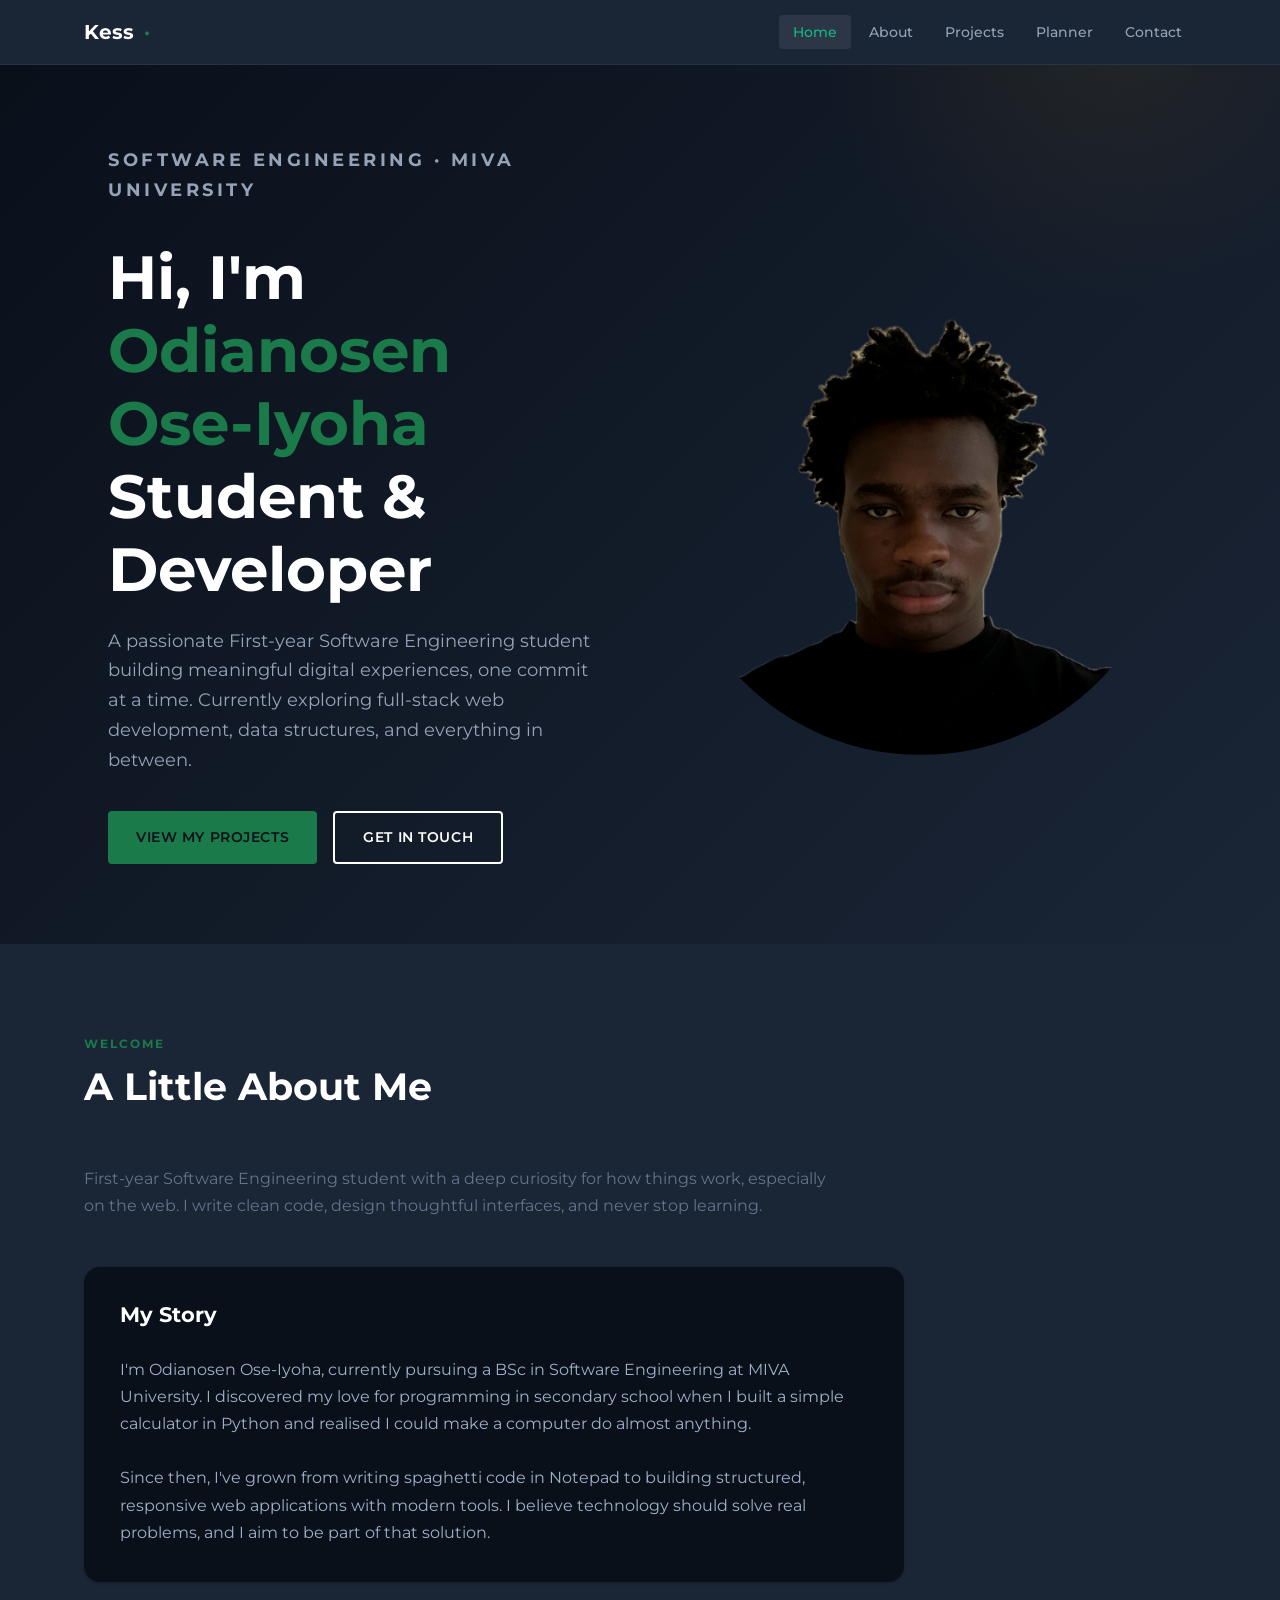
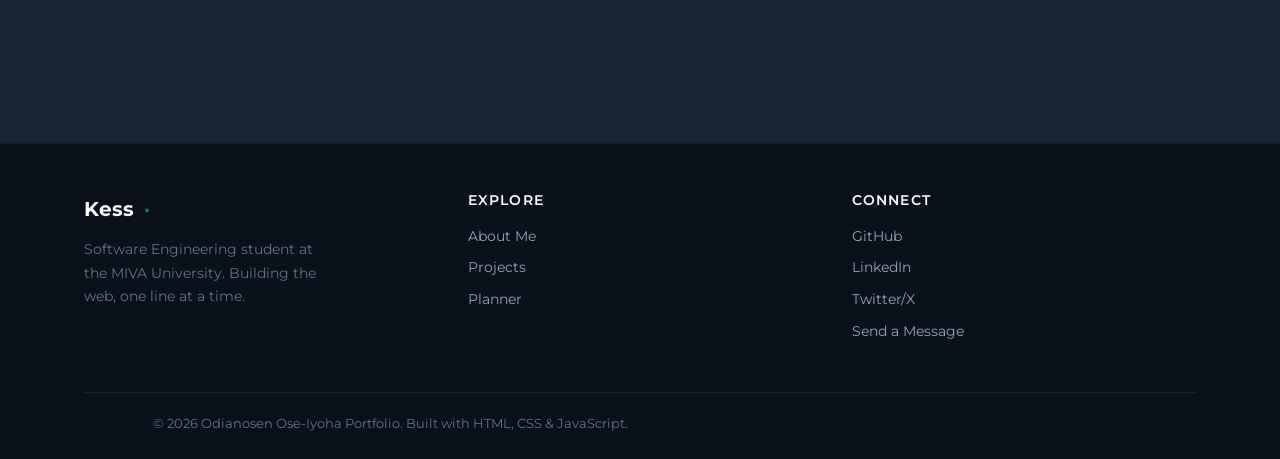
<file: index.html>
<!DOCTYPE html>
<html lang="en">

<head>
  <meta charset="UTF-8" />
  <meta name="viewport" content="width=device-width, initial-scale=1.0" />
  <title>Odianosen Ose-Iyoha Portfolio</title>
  <link rel="preconnect" href="https://fonts.googleapis.com" />
  <link rel="preconnect" href="https://fonts.gstatic.com" crossorigin />
  <link href="https://fonts.googleapis.com/css2?family=Montserrat:wght@400;500;600;700;800&display=swap"
    rel="stylesheet" />
  <link rel="stylesheet" href="css/style.css" />
</head>

<body>

  <nav class="nav">
    <div class="container nav-inner">
      <a href="index.html" class="nav-logo">Kess<span>·</span></a>
      <ul class="nav-links" role="list">
        <li><a href="index.html" class="active">Home</a></li>
        <li><a href="pages/about.html">About</a></li>
        <li><a href="pages/projects.html">Projects</a></li>
        <li><a href="pages/planner.html">Planner</a></li>
        <li><a href="pages/contact.html">Contact</a></li>
      </ul>
      <button class="nav-toggle" aria-label="Toggle navigation" aria-expanded="false">
        <span></span><span></span><span></span>
      </button>
    </div>
  </nav>

  <section class="hero">
    <div class="container hero-grid">
      <div class="hero-text">
        <p class="hero-eyebrow">Software Engineering · MIVA University</p>
        <h1>Hi, I'm <em>Odianosen Ose-Iyoha</em><br />Student &amp; Developer</h1>
        <p>A passionate First-year Software Engineering student building meaningful digital experiences, one commit at a
          time. Currently exploring full-stack web development, data structures, and everything in between.</p>
        <div class="hero-cta">
          <a href="pages/projects.html" class="btn btn-primary">View My Projects</a>
          <a href="pages/contact.html" class="btn btn-outline">Get In Touch</a>
        </div>
      </div>
      <div class="hero-image-wrap">
                <img src="assets/odia.png" alt="Odianosen Ose-Iyoha" style="width:100%;height:100%;border-radius:50%;" />
      </div>
    </div>
  </section>


  <section class="bio-section">
    <div class="container">
      <div class="section-header fade-in">
        <p class="section-label">Welcome</p>
        <h2 class="section-title">A Little About Me</h2>
        <div class="section-rule"></div>
        <p>First-year Software Engineering student with a deep curiosity for how things work, especially on the web. I
          write clean code, design thoughtful interfaces, and never stop learning.</p>
      </div>
      <div class="bio-grid">
        <div class="bio-card fade-in stagger-1">
          <h3>My Story</h3>
          <br />
          <p style="color:var(--text);">I'm Odianosen Ose-Iyoha, currently pursuing a BSc in Software Engineering at
            MIVA University. I discovered my love for programming in secondary school when I built a simple calculator
            in Python and realised I could make a computer do almost anything.</p>
          <br />
          <p style="color:var(--text);">Since then, I've grown from writing spaghetti code in Notepad to building
            structured, responsive web applications with modern tools. I believe technology should solve real problems,
            and I aim to be part of that solution.</p>
        </div>
       
      </div>
    </div>
  </section>

  

  <footer class="footer">
    <div class="container">
      <div class="footer-inner">
        <div class="footer-brand">
          <a href="index.html" class="nav-logo">Kess<span>·</span></a>
          <p> Software Engineering student at the MIVA University. Building the web, one line at a time.</p>
        </div>
        <div class="footer-col">
          <h4>Explore</h4>
          <a href="pages/about.html">About Me</a>
          <a href="pages/projects.html">Projects</a>
          <a href="pages/planner.html">Planner</a>
        </div>
        <div class="footer-col">
          <h4>Connect</h4>
          <a target="_blank" href="https://github.com/Kreeper20">GitHub</a>
          <a target="_blank" href="https://www.linkedin.com/in/kessington-ose-iyoha-a0265b291">LinkedIn</a>
                    <a target="_blank" href="https://x.com/kreep_er2000?s=11">Twitter/X</a>

          <a href="pages/contact.html">Send a Message</a>
        </div>
      </div>
      <div class="footer-bottom">
        <p>© 2026 Odianosen Ose-Iyoha Portfolio. Built with HTML, CSS &amp; JavaScript.</p>
      </div>
    </div>
  </footer>

  <script src="js/main.js"></script>
</body>

</html>
</file>
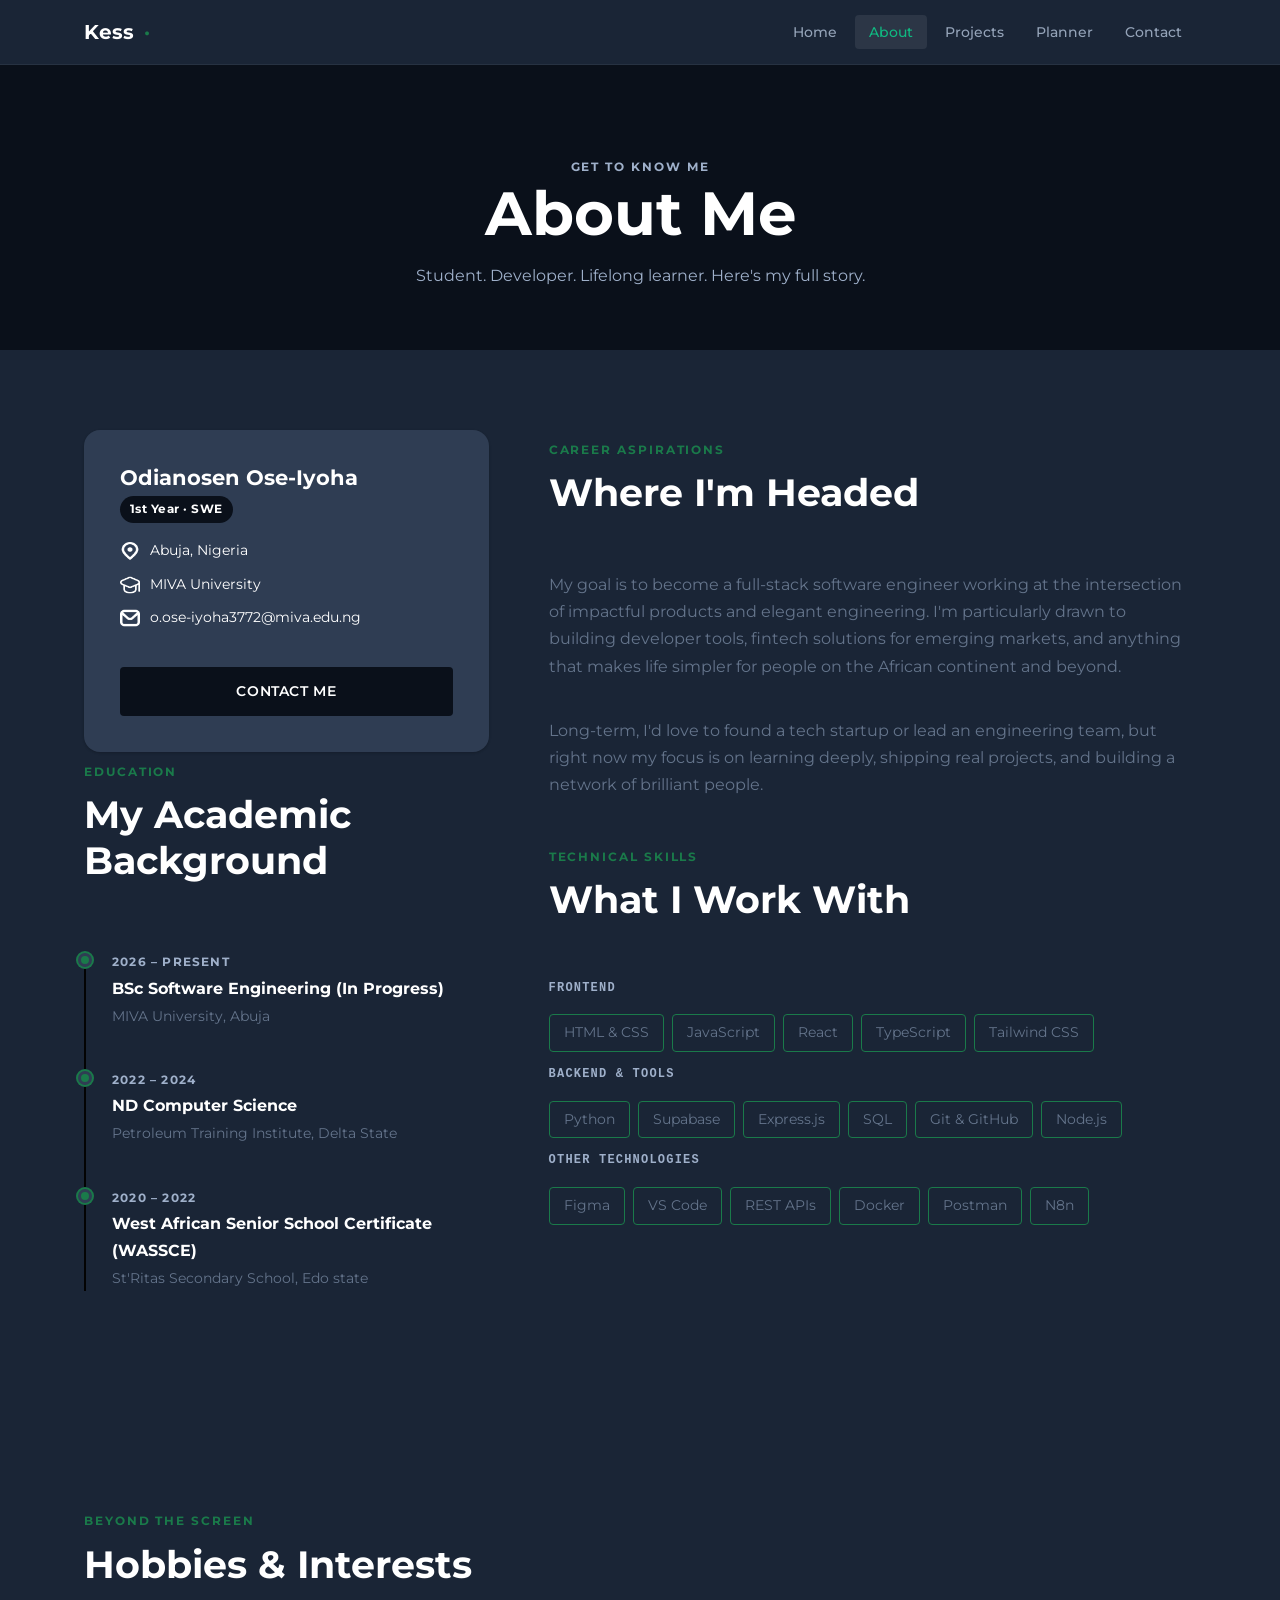
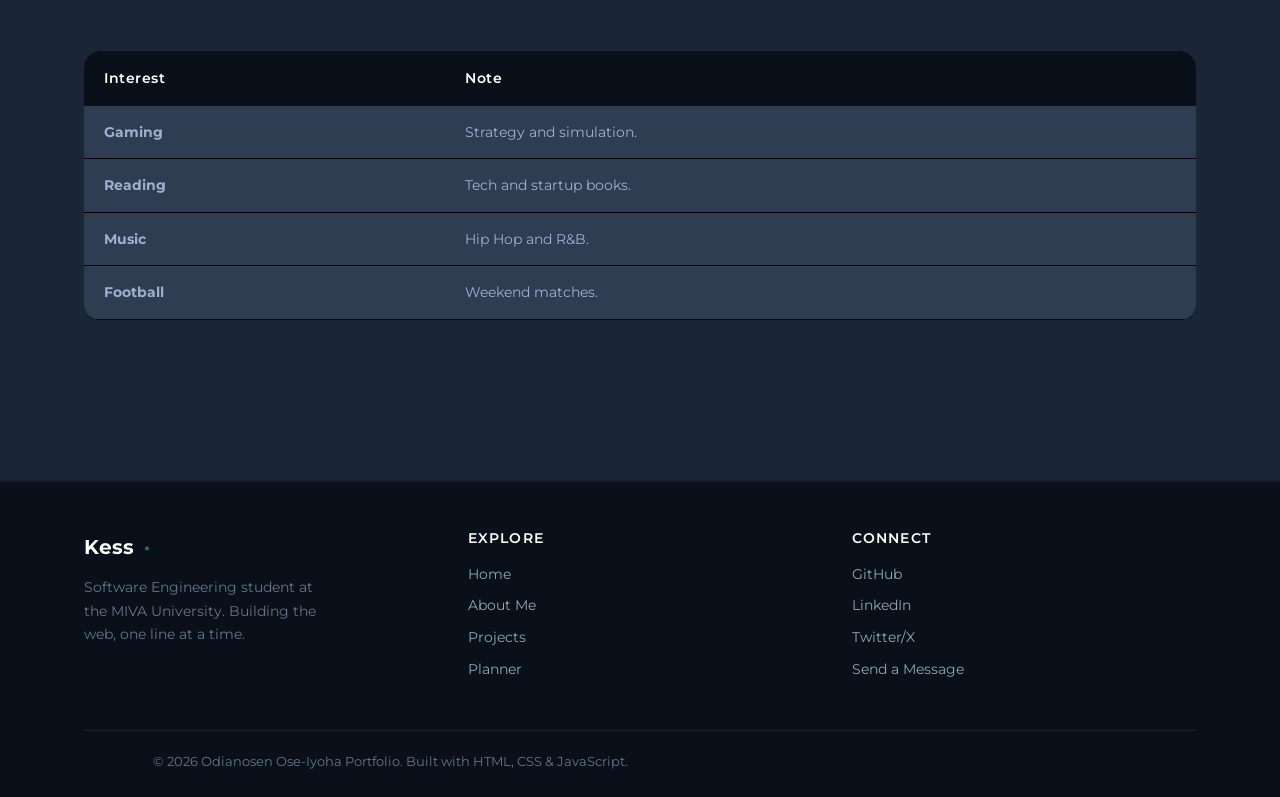
<file: pages/about.html>
<!DOCTYPE html>
<html lang="en">

<head>
  <meta charset="UTF-8" />
  <meta name="viewport" content="width=device-width, initial-scale=1.0" />
  <title>About Me - Odianosen Ose-Iyoha</title>
  <link rel="preconnect" href="https://fonts.googleapis.com" />
  <link rel="preconnect" href="https://fonts.gstatic.com" crossorigin />
  <link href="https://fonts.googleapis.com/css2?family=Montserrat:wght@400;500;600;700;800&display=swap"
    rel="stylesheet" />
  <link rel="stylesheet" href="../css/style.css" />
</head>

<body>

  <nav class="nav">
    <div class="container nav-inner">
      <a href="../index.html" class="nav-logo">Kess<span>·</span></a>
      <ul class="nav-links" role="list">
        <li><a href="../index.html">Home</a></li>
        <li><a href="about.html" class="active">About</a></li>
        <li><a href="projects.html">Projects</a></li>
        <li><a href="planner.html">Planner</a></li>
        <li><a href="contact.html" >Contact</a></li>
      </ul>
      <button class="nav-toggle" aria-label="Toggle navigation" aria-expanded="false">
        <span></span><span></span><span></span>
      </button>
    </div>
  </nav>

  <section class="page-hero">
    <div class="container">
      <p class="section-label">Get to know me</p>
      <h1>About Me</h1>
      <p>Student. Developer. Lifelong learner. Here's my full story.</p>
    </div>
  </section>

  <section class="about-section">
    <div class="container">
      <div class="about-grid">
        <aside class=" fade-in">
          <div class="about-sidebar">
            <div class="profile-info">
              <h3>Odianosen Ose-Iyoha</h3>
              <span class="profile-badge">1st Year · SWE</span>
              <div class="profile-detail"><img class="profile-icon" style="width:20px; height:18px;"
                  src="../assets/marker.png" alt="Location" /> Abuja, Nigeria</div>
              <div class="profile-detail"><img class="profile-icon" style="width:20px; height:18px;"
                  src="../assets/graduation-cap.png" alt="Education" /> MIVA University</div>
              <div class="profile-detail"><img class="profile-icon" style="width:20px; height:18px;"
                  src="../assets/envelope.png" alt="Email" /> o.ose-iyoha3772@miva.edu.ng</div>
              <br />
              <a href="contact.html" class="btn btn-navy" style="width:100%;justify-content:center;">Contact Me</a>
            </div>
          </div>
           <div class="section-header fade-in">
          <p class="section-label">Education</p>
          <h2 class="section-title">My Academic Background</h2>
          <div class="section-rule"></div>
        </div>
        <div class="timeline fade-in">
          <div class="tl-item">
            <span class="tl-year">2026 – Present</span> <br>
            <span class="tl-title">BSc Software Engineering (In Progress)</span> <br>
            <span class="tl-sub">MIVA University, Abuja</span>
          </div>

          <div class="tl-item">
            <span class="tl-year">2022 – 2024</span> <br>
            <span class="tl-title">ND Computer Science</span> <br>
            <span class="tl-sub">Petroleum Training Institute, Delta State</span>
          </div>

          <div class="tl-item">
            <span class="tl-year">2020 – 2022</span> <br>
            <span class="tl-title">West African Senior School Certificate (WASSCE)</span> <br>
            <span class="tl-sub">St'Ritas Secondary School, Edo state</span>
          </div>
        </div>

        
        </aside>


        <div>
          <div class="section-header fade-in">
            <p class="section-label">Career Aspirations</p>
            <h2 class="section-title">Where I'm Headed</h2>
            <div class="section-rule"></div>
            <p>My goal is to become a full-stack software engineer working at the intersection of impactful products and
              elegant engineering. I'm particularly drawn to building developer tools, fintech solutions for emerging
              markets, and anything that makes life simpler for people on the African continent and beyond.</p>
            <br />
            <p>Long-term, I'd love to found a tech startup or lead an engineering team, but right now my focus is on
              learning deeply, shipping real projects, and building a network of brilliant people.</p>
          </div>

          <section class="skills">
            <div class="fade-in">
              <p class="section-label">Technical Skills</p>
              <h2 class="section-title">What I Work With</h2>
              <div class="section-rule"></div>

              <div class="skill-group">
                <h6 class="skill-category">Frontend</h6>
                <div class="skill-pills">
                  <span class="pill">HTML & CSS</span>
                  <span class="pill">JavaScript</span>
                  <span class="pill">React</span>
                  <span class="pill">TypeScript</span>
                  <span class="pill">Tailwind CSS</span>
                </div>
              </div>

              <div class="skill-group">
                <h6 class="skill-category">Backend & Tools</h6>
                <div class="skill-pills">
                  <span class="pill">Python</span>
                  <span class="pill">Supabase</span>
                  <span class="pill">Express.js</span>
                  <span class="pill">SQL</span>
                  <span class="pill">Git & GitHub</span>
                  <span class="pill">Node.js</span>
                </div>
              </div>

              <div class="skill-group">
                <h6 class="skill-category">Other Technologies</h6>
                <div class="skill-pills">
                  <span class="pill">Figma</span>
                  <span class="pill">VS Code</span>
                  <span class="pill">REST APIs</span>
                  <span class="pill">Docker</span>
                  <span class="pill">Postman</span>
                  <span class="pill">N8n</span>
                </div>
              </div>
            </div>
          </section>
        </div>
      </div>

      <div style="margin-top:64px;">
  
        <div style="margin-top:64px;">
          <div class="section-header fade-in">
            <p class="section-label">Beyond the Screen</p>
            <h2 class="section-title">Hobbies & Interests</h2>
            <div class="section-rule"></div>
          </div>
          <div class="fade-in" style="overflow-x:auto;">
            <table class="tech-table">
              <thead>
                <tr>
                  <th>Interest</th>
                  <th>Note</th>
                </tr>
              </thead>
              <tbody>
                <tr>
                  <td><strong>Gaming</strong></td>
                  <td>Strategy and simulation.</td>
                </tr>
                <tr>
                  <td><strong>Reading</strong></td>
                  <td>Tech and startup books.</td>
                </tr>
                <tr>
                  <td><strong>Music</strong></td>
                  <td>Hip Hop and R&B.</td>
                </tr>
                <tr>
                  <td><strong>Football</strong></td>
                  <td>Weekend matches.</td>
                </tr>
              </tbody>
            </table>
          </div>
        </div>

      </div>
  </section>



  <footer class="footer">
    <div class="container">
      <div class="footer-inner">
        <div class="footer-brand">
          <a href="../index.html" class="nav-logo">Kess<span>·</span></a>
          <p> Software Engineering student at the MIVA University. Building the web, one line at a time.</p>
        </div>
        <div class="footer-col">
          <h4>Explore</h4>
          <a href="../index.html">Home</a>
          <a href="about.html">About Me</a>
          <a href="projects.html">Projects</a>
          <a href="planner.html">Planner</a>
        </div>
        <div class="footer-col">
          <h4>Connect</h4>
          <a target="_blank" href="https://github.com/Kreeper20">GitHub</a>
          <a target="_blank" href="https://www.linkedin.com/in/kessington-ose-iyoha-a0265b291">LinkedIn</a>
          <a target="_blank" href="https://x.com/kreep_er2000?s=11">Twitter/X</a>

          <a href="contact.html">Send a Message</a>
        </div>
      </div>
      <div class="footer-bottom">
        <p>© 2026 Odianosen Ose-Iyoha Portfolio. Built with HTML, CSS &amp; JavaScript.</p>
      </div>
    </div>
  </footer>

  <script src="../js/main.js"></script>
</body>

</html>
</file>
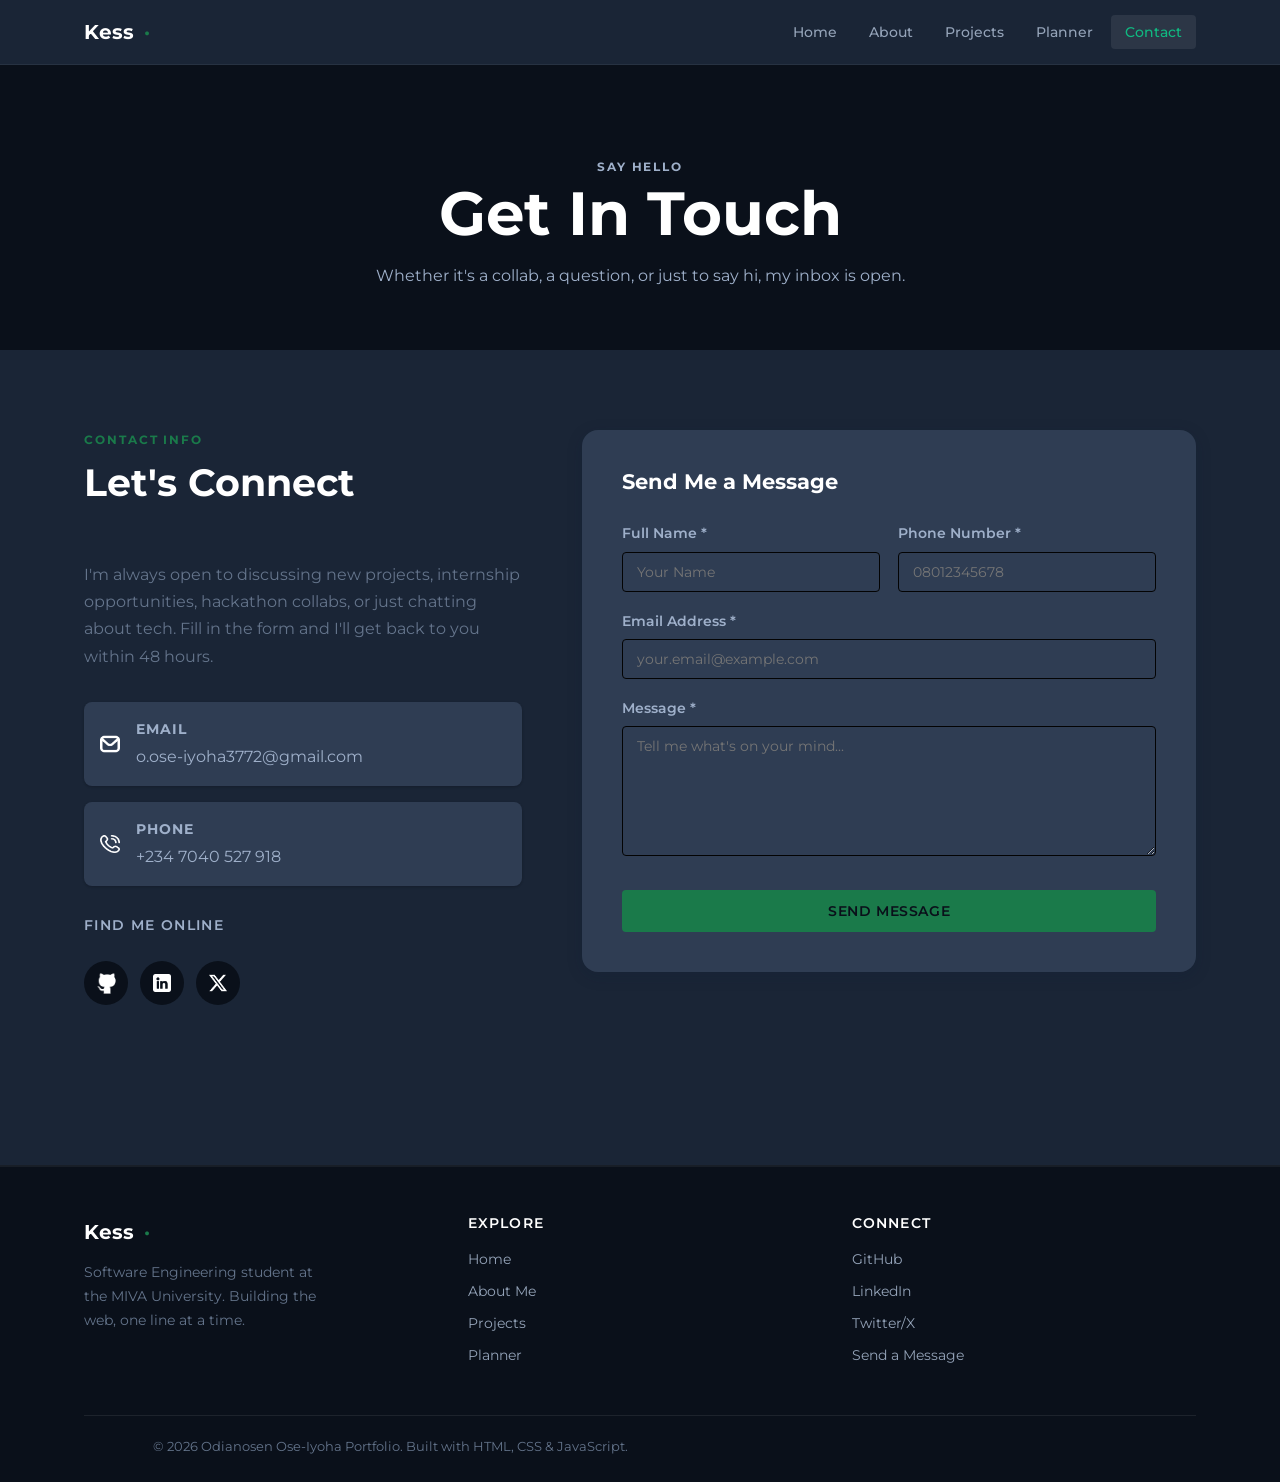
<file: pages/contact.html>
<!DOCTYPE html>
<html lang="en">
<head>
  <meta charset="UTF-8" />
  <meta name="viewport" content="width=device-width, initial-scale=1.0" />
  <title>Contact - Odianosen Ose-Iyoha</title>
  <link rel="preconnect" href="https://fonts.googleapis.com" />
  <link rel="preconnect" href="https://fonts.gstatic.com" crossorigin />
  <link href="https://fonts.googleapis.com/css2?family=Montserrat:wght@400;500;600;700;800&display=swap" rel="stylesheet" />
  <link rel="stylesheet" href="../css/style.css" />
</head>
<body>

  <nav class="nav">
    <div class="container nav-inner">
      <a href="../index.html" class="nav-logo">Kess<span>·</span></a>
      <ul class="nav-links" role="list">
        <li><a href="../index.html">Home</a></li>
        <li><a href="about.html">About</a></li>
        <li><a href="projects.html">Projects</a></li>
        <li><a href="planner.html">Planner</a></li>
        <li><a href="contact.html" class="active">Contact</a></li>
      </ul>
      <button class="nav-toggle" aria-label="Toggle navigation">
        <span></span><span></span><span></span>
      </button>
    </div>
  </nav>

  <section class="page-hero">
    <div class="container">
      <p class="section-label">Say Hello</p>
      <h1>Get In Touch</h1>
      <p>Whether it's a collab, a question, or just to say hi, my inbox is open.</p>
    </div>
  </section>

  <section class="contact-section">
    <div class="container">
      <div class="contact-layout">

        <div class="fade-in">
          <p class="section-label">Contact Info</p>
          <h2 class="section-title">Let's Connect</h2>
          <div class="section-rule"></div>
          <p>I'm always open to discussing new projects, internship opportunities, hackathon collabs, or just chatting about tech. Fill in the form and I'll get back to you within 48 hours.</p>

          <div style="margin-top:32px;">
            <div class="contact-detail">
              <span class="contact-icon"><img src="../assets/envelope.png" alt="mail" style="width:20px; height:18px;"/></span>
              <div class="contact-detail-text">
                <strong>Email</strong>
                <a href="mailto:o.ose-iyoha3772@gmail.com">o.ose-iyoha3772@gmail.com</a>
              </div>
            </div>
            <div class="contact-detail">
              <span class="contact-icon"><img src="../assets/phone-call.png" alt="Phone" style="width:20px; height:18px;" /></span>
              <div class="contact-detail-text">
                <strong>Phone</strong>
                <a href="tel:+2347040527918">+234 7040 527 918</a>
              </div>
            </div>
            
          </div>

          <div>
            <p style="font-size:.85rem;font-weight:600;text-transform:uppercase;letter-spacing:.1em;color:var(--amber);margin:28px 0 14px;">Find Me Online</p>
            <div class="social-links">
              <a href="https://github.com/Kreeper20" class="social-link" title="GitHub" aria-label="GitHub">
                <img src="../assets/github.png" alt="GitHub" style="width:25px; height:25px;" />
              </a>
              <a href="https://www.linkedin.com/in/kessington-ose-iyoha-a0265b291" class="social-link" title="LinkedIn" aria-label="LinkedIn">
                <img src="../assets/linkedin.png" alt="LinkedIn" style=" height:18px;" />
              </a>
              <a href="https://x.com/kreep_er2000?s=11" class="social-link" title="Twitter/X" aria-label="Twitter">
                <img src="../assets/twitter.png" alt="Twitter/X" style="width:18px; height:18px;" />
              </a>
            </div>
          </div>
        </div>

        <div class="contact-form-card fade-in stagger-2">
          <h3>Send Me a Message</h3>
          <form id="contact-form" novalidate>
            <div class="form-row">
              <div class="form-group">
                <label for="cf-name">Full Name *</label>
                <input required type="text" id="cf-name" class="form-control" placeholder="Your Name" />
                <span class="field-error" id="err-name"></span>
              </div>
              <div class="form-group">
                <label for="cf-phone">Phone Number *</label>
                <input type="tel" required id="cf-phone" class="form-control" placeholder="08012345678" />
                <span class="field-error" id="err-phone"></span>
              </div>
            </div>
            <div class="form-group">
              <label for="cf-email">Email Address *</label>
              <input type="email" required id="cf-email" class="form-control" placeholder="your.email@example.com" />
              <span class="field-error" id="err-email"></span>
            </div>
            <div class="form-group">
              <label for="cf-message">Message *</label>
              <textarea id="cf-message" required class="form-control" placeholder="Tell me what's on your mind..."></textarea>
              <span class="field-error" id="err-message"></span>
            </div>
            <button type="submit" class="btn btn-primary" style="width:100%;justify-content:center;margin-top:8px;">
              Send Message
            </button>
          </form>
          <div class="form-success" id="form-success">
             Message sent! Thanks for reaching out
          </div>
        </div>

      </div>
    </div>
  </section>

  

   <footer class="footer">
    <div class="container">
      <div class="footer-inner">
        <div class="footer-brand">
          <a href="../index.html" class="nav-logo">Kess<span>·</span></a>
          <p> Software Engineering student at the MIVA University. Building the web, one line at a time.</p>
        </div>
        <div class="footer-col">
          <h4>Explore</h4>
          <a href="../index.html">Home</a>
          <a href="about.html">About Me</a>
          <a href="projects.html">Projects</a>
          <a href="planner.html">Planner</a>
        </div>
        <div class="footer-col">
          <h4>Connect</h4>
          <a target="_blank" href="https://github.com/Kreeper20">GitHub</a>
          <a target="_blank" href="https://www.linkedin.com/in/kessington-ose-iyoha-a0265b291">LinkedIn</a>
          <a target="_blank" href="https://x.com/kreep_er2000?s=11">Twitter/X</a>
          <a href="contact.html">Send a Message</a>
        </div>
      </div>
      <div class="footer-bottom">
        <p>© 2026 Odianosen Ose-Iyoha Portfolio. Built with HTML, CSS & JavaScript.</p>
      </div>
    </div>
  </footer>

  <script src="../js/main.js"></script>
</body>
</html>
</file>
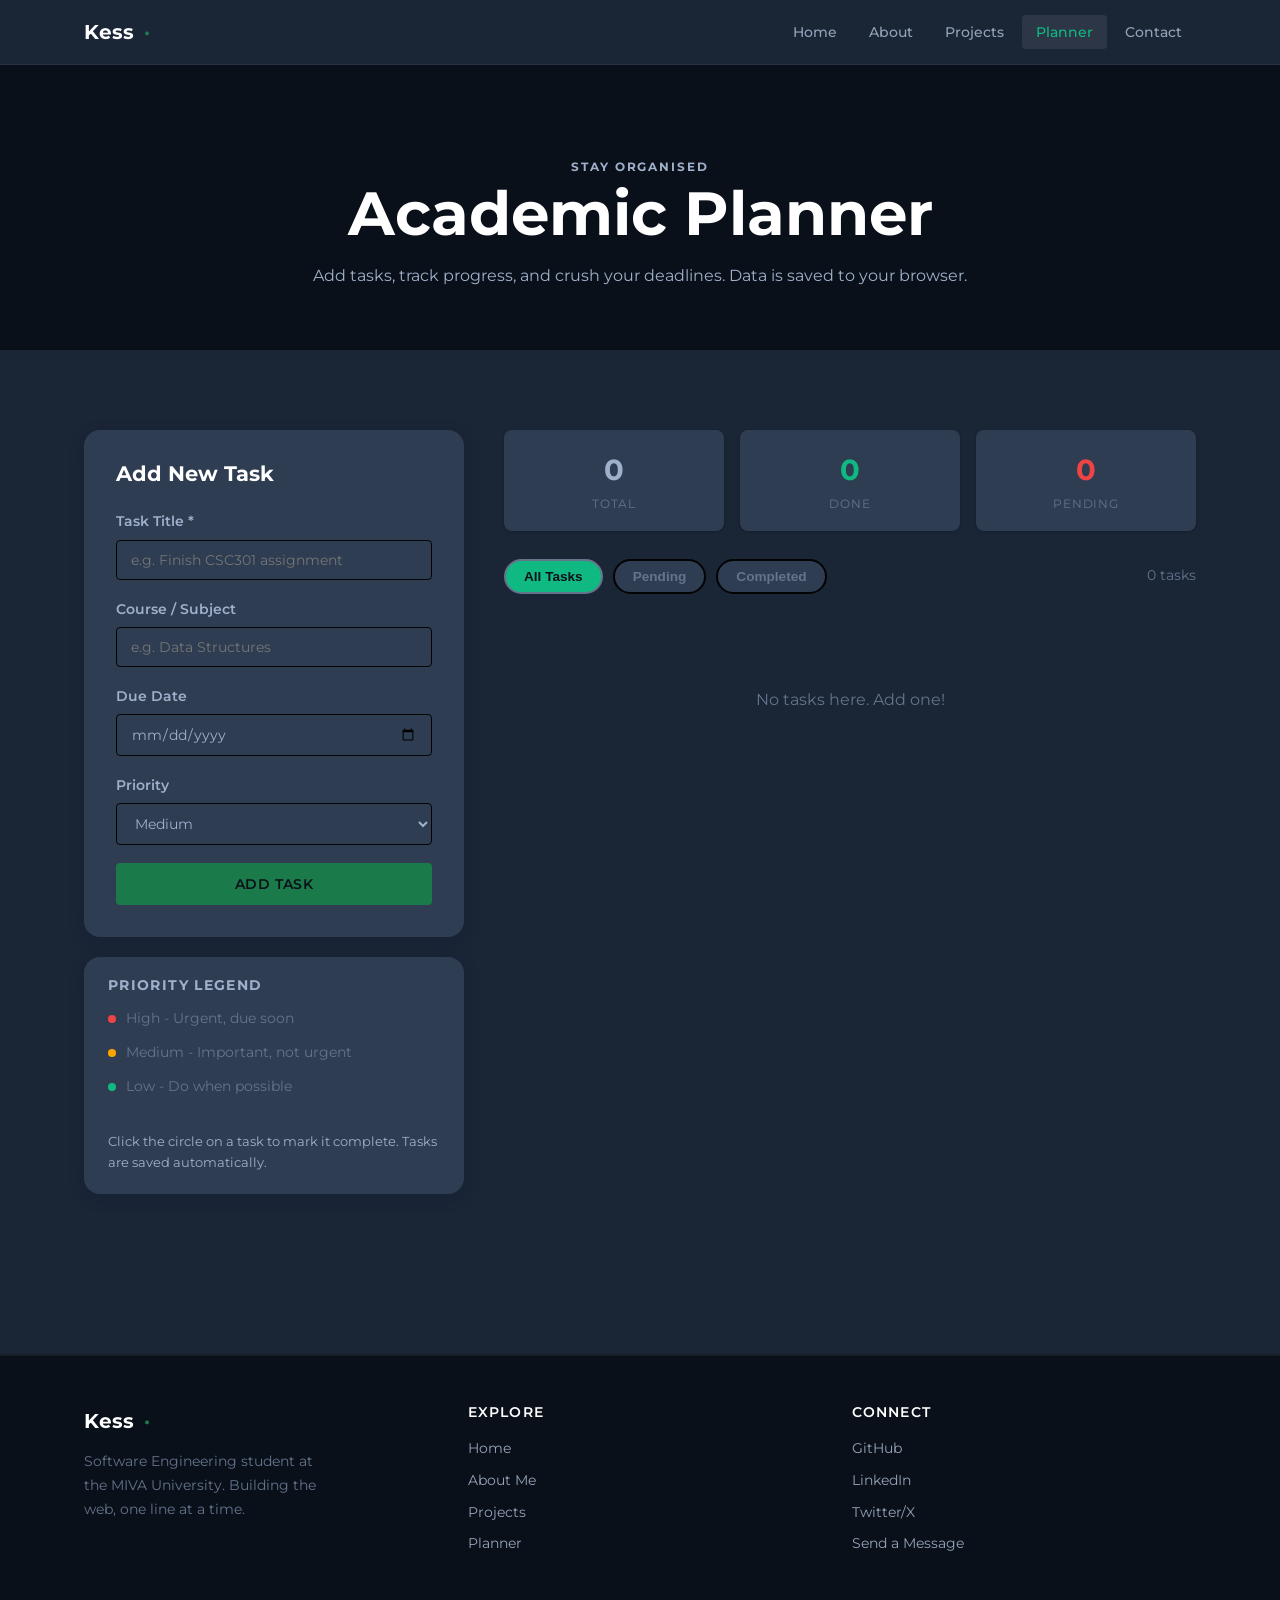
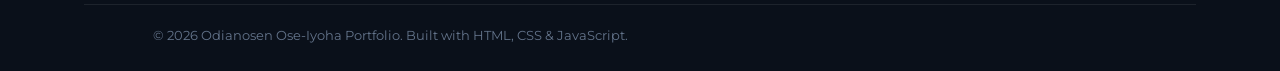
<file: pages/planner.html>
<!DOCTYPE html>
<html lang="en">
<head>
  <meta charset="UTF-8" />
  <meta name="viewport" content="width=device-width, initial-scale=1.0" />
  <title>Academic Planner - Odianosen Ose-Iyoha</title>
  <link rel="preconnect" href="https://fonts.googleapis.com" />
  <link rel="preconnect" href="https://fonts.gstatic.com" crossorigin />
  <link href="https://fonts.googleapis.com/css2?family=Montserrat:wght@400;500;600;700;800&display=swap" rel="stylesheet" />
  <link rel="stylesheet" href="../css/style.css" />
</head>
<body>

  <nav class="nav">
    <div class="container nav-inner">
      <a href="../index.html" class="nav-logo">Kess<span>·</span></a>
      <ul class="nav-links" role="list">
        <li><a href="../index.html">Home</a></li>
        <li><a href="about.html">About</a></li>
        <li><a href="projects.html">Projects</a></li>
        <li><a href="planner.html" class="active">Planner</a></li>
        <li><a href="contact.html">Contact</a></li>
      </ul>
      <button class="nav-toggle" aria-label="Toggle navigation">
        <span></span><span></span><span></span>
      </button>
    </div>
  </nav>

  <section class="page-hero">
    <div class="container">
      <p class="section-label">Stay Organised</p>
      <h1>Academic Planner</h1>
      <p>Add tasks, track progress, and crush your deadlines. Data is saved to your browser.</p>
    </div>
  </section>

  <section class="planner-section">
    <div class="container">
      <div class="planner-layout">

        <aside>
          <div class="planner-form-card fade-in">
            <h3> Add New Task</h3>
            <form id="planner-form" novalidate>
              <div class="form-group">
                <label for="task-title">Task Title *</label>
                <input type="text" id="task-title" class="form-control" placeholder="e.g. Finish CSC301 assignment" required autocomplete="off" />
              </div>
              <div class="form-group">
                <label for="task-course">Course / Subject</label>
                <input type="text" id="task-course" class="form-control" placeholder="e.g. Data Structures" autocomplete="off" />
              </div>
              <div class="form-group">
                <label for="task-due">Due Date</label>
                <input type="date" id="task-due" class="form-control" />
              </div>
              <div class="form-group">
                <label for="task-priority">Priority</label>
                <select id="task-priority" class="form-control">
                  <option value="medium">Medium</option>
                  <option value="high">High</option>
                  <option value="low">Low</option>
                </select>
              </div>
              <button type="submit" class="btn btn-primary" style="width:100%;justify-content:center;">Add Task</button>
            </form>
          </div>

          <div class="planner-form-card fade-in" style="margin-top:20px;padding:20px 24px;">
            <h4 style="font-family:var(--font-body);font-size:.85rem;font-weight:700;text-transform:uppercase;letter-spacing:.1em;color:var(--amber);margin-bottom:14px;">Priority Legend</h4>
            <div style="display:flex;flex-direction:column;gap:10px;font-size:.875rem;color:var(--slate);">
              <div style="display:flex;align-items:center;gap:10px;"><span class="priority-dot priority-high"></span> High - Urgent, due soon</div>
              <div style="display:flex;align-items:center;gap:10px;"><span class="priority-dot priority-medium"></span> Medium - Important, not urgent</div>
              <div style="display:flex;align-items:center;gap:10px;"><span class="priority-dot priority-low"></span> Low - Do when possible</div>
            </div>
            <hr style="margin:16px 0;border:none;border-top:1px solid var(--cream-dk);" />
            <p style="font-size:.8rem;color:var(--slate-lt);max-width:none;">Click the circle on a task to mark it complete. Tasks are saved automatically.</p>
          </div>
        </aside>

        <div>
          <div class="planner-summary fade-in">
            <div class="summary-card">
              <div class="summary-number" id="stat-total">0</div>
              <div class="summary-label">Total</div>
            </div>
            <div class="summary-card">
              <div class="summary-number" id="stat-done" style="color:var(--success);">0</div>
              <div class="summary-label">Done</div>
            </div>
            <div class="summary-card">
              <div class="summary-number" id="stat-pending" style="color:var(--danger);">0</div>
              <div class="summary-label">Pending</div>
            </div>
          </div>

          <div class="planner-controls fade-in">
            <button class="filter-btn active" data-filter="all">All Tasks</button>
            <button class="filter-btn" data-filter="active">Pending</button>
            <button class="filter-btn" data-filter="completed">Completed</button>
            <span class="task-count" id="task-count">0 tasks</span>
          </div>

          <div id="task-list" class="task-list">
            <div class="empty-state"><img src="../assets/postbox.png" alt="No tasks" />
              <p>No tasks yet. Add one on the left!</p></div>
          </div>
        </div>

      </div>
    </div>
  </section>

   <footer class="footer">
    <div class="container">
      <div class="footer-inner">
        <div class="footer-brand">
          <a href="../index.html" class="nav-logo">Kess<span>·</span></a>
          <p> Software Engineering student at the MIVA University. Building the web, one line at a time.</p>
        </div>
        <div class="footer-col">
          <h4>Explore</h4>
          <a href="../index.html">Home</a>
          <a href="about.html">About Me</a>
          <a href="projects.html">Projects</a>
          <a href="planner.html">Planner</a>
        </div>
        <div class="footer-col">
          <h4>Connect</h4>
          <a target="_blank" href="https://github.com/Kreeper20">GitHub</a>
          <a target="_blank" href="https://www.linkedin.com/in/kessington-ose-iyoha-a0265b291">LinkedIn</a>
                    <a target="_blank" href="https://x.com/kreep_er2000?s=11">Twitter/X</a>

          <a href="contact.html">Send a Message</a>
        </div>
      </div>
      <div class="footer-bottom">
        <p>© 2026 Odianosen Ose-Iyoha Portfolio. Built with HTML, CSS &amp; JavaScript.</p>
      </div>
    </div>
  </footer>

  <script src="../js/main.js"></script>
</body>
</html>
</file>
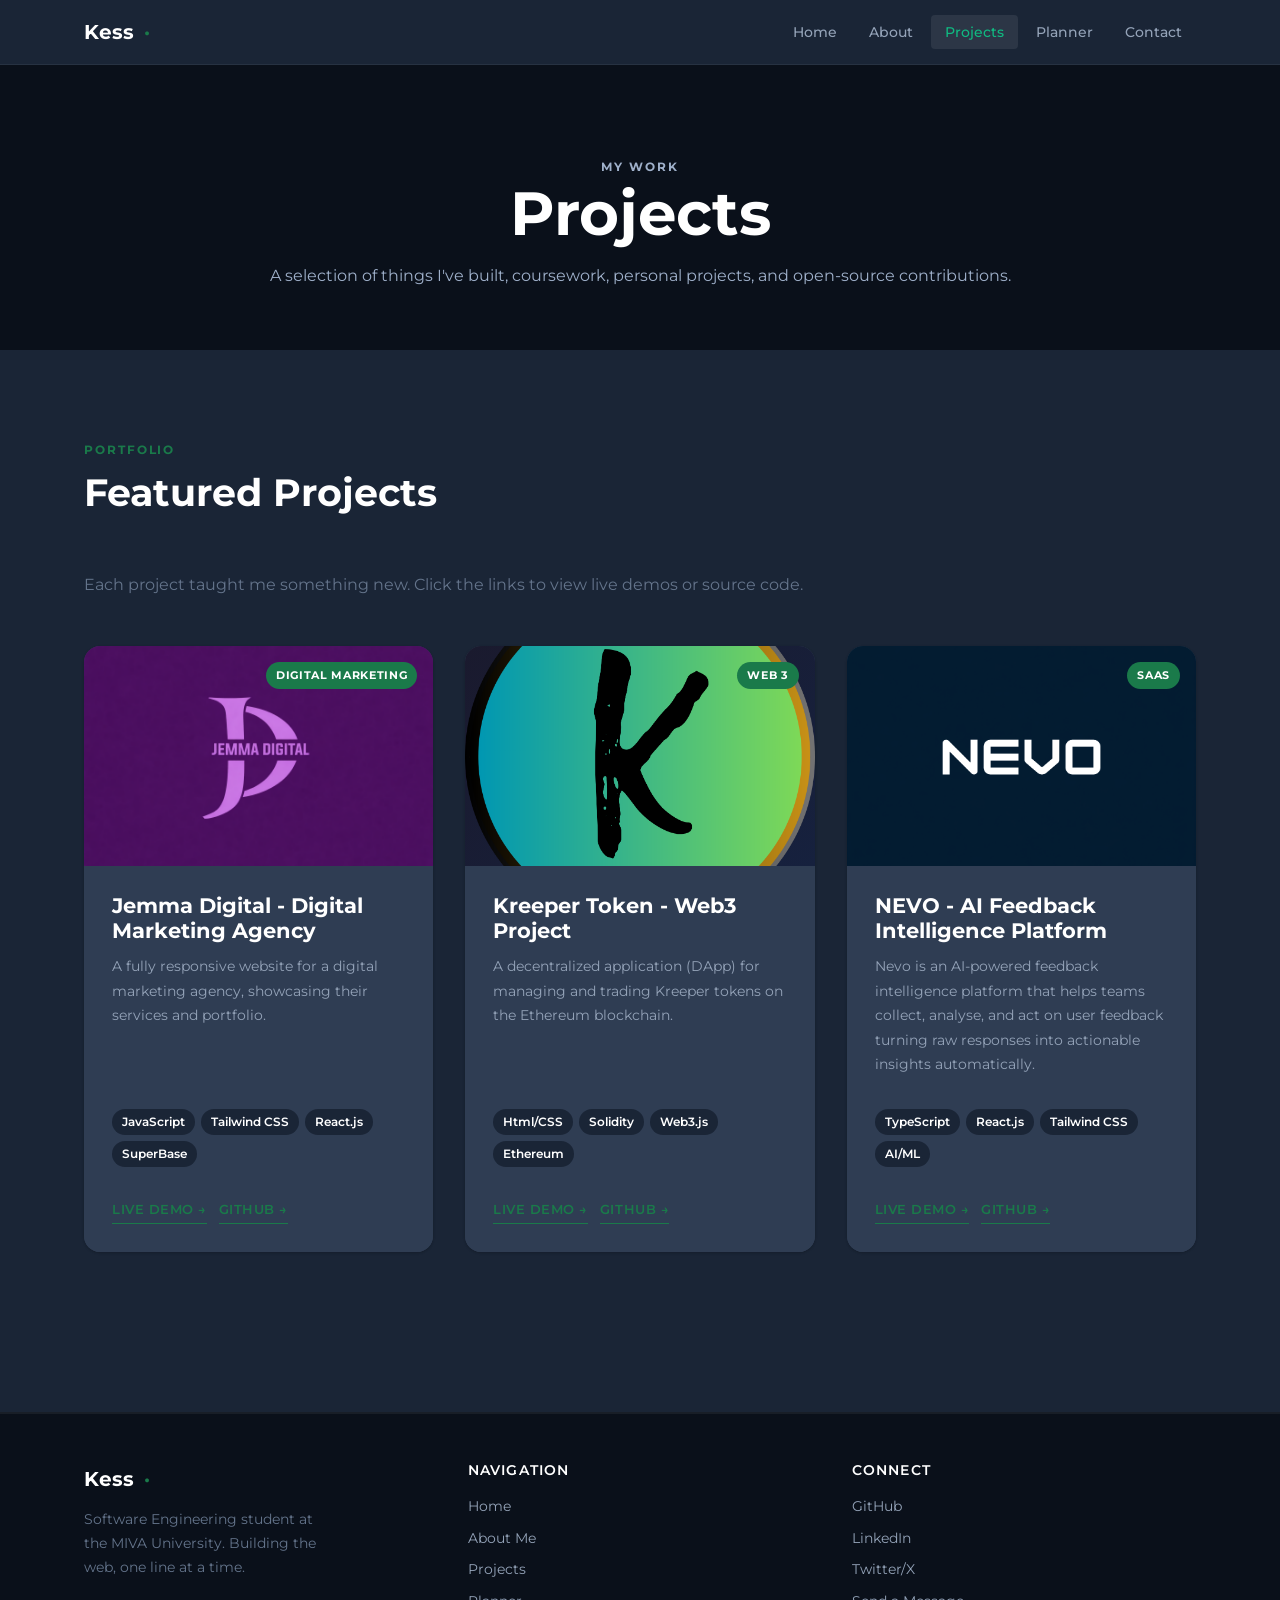
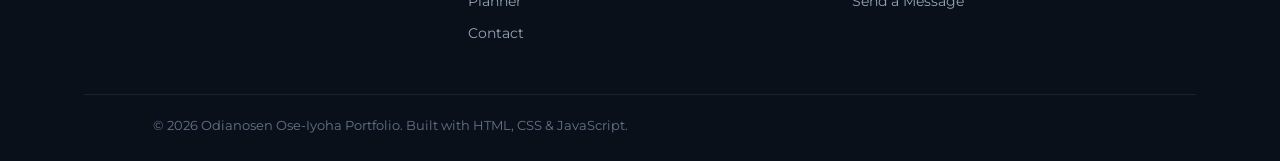
<file: pages/projects.html>
<!DOCTYPE html>
<html lang="en">
<head>
  <meta charset="UTF-8" />
  <meta name="viewport" content="width=device-width, initial-scale=1.0" />
  <title>Projects - Odianosen Ose-Iyoha</title>
  <link rel="preconnect" href="https://fonts.googleapis.com" />
  <link rel="preconnect" href="https://fonts.gstatic.com" crossorigin />
  <link href="https://fonts.googleapis.com/css2?family=Montserrat:wght@400;500;600;700;800&display=swap" rel="stylesheet" />
  <link rel="stylesheet" href="../css/style.css" />
  <style>
    .proj-placeholder {
      width: 100%; height: 100%;
      display: flex; align-items: center; justify-content: center;
      font-size: 3.5rem;
    }
    .p1 { background: linear-gradient(135deg,#0B1D3A,#1E3A5F); }
    .p2 { background: linear-gradient(135deg,#1a1a2e,#16213e); }
    .p3 { background: linear-gradient(135deg,#0f3460,#533483); }
    .p4 { background: linear-gradient(135deg,#1B4332,#40916C); }
    .p5 { background: linear-gradient(135deg,#7B2D8B,#C77DFF); }
    .p6 { background: linear-gradient(135deg,#7F1D1D,#DC2626); }
  </style>
</head>
<body>

  <nav class="nav">
    <div class="container nav-inner">
      <a href="../index.html" class="nav-logo">Kess<span>·</span></a>
      <ul class="nav-links" role="list">
        <li><a href="../index.html">Home</a></li>
        <li><a href="about.html">About</a></li>
        <li><a href="projects.html" class="active">Projects</a></li>
        <li><a href="planner.html">Planner</a></li>
        <li><a href="contact.html">Contact</a></li>
      </ul>
      <button class="nav-toggle" aria-label="Toggle navigation">
        <span></span><span></span><span></span>
      </button>
    </div>
  </nav>

  <section class="page-hero">
    <div class="container">
      <p class="section-label">My Work</p>
      <h1>Projects</h1>
      <p>A selection of things I've built, coursework, personal projects, and open-source contributions.</p>
    </div>
  </section>

  <section class="projects-section">
    <div class="container">
      <div class="section-header fade-in">
        <p class="section-label">Portfolio</p>
        <h2 class="section-title">Featured Projects</h2>
        <div class="section-rule"></div>
        <p>Each project taught me something new. Click the links to view live demos or source code.</p>
      </div>

      <div class="projects-grid">

        <article class="project-card fade-in stagger-1">
          <div class="project-img-wrap">
            <div class="proj-placeholder p1"><img src="../assets/jemma.png" alt="Jemma Digital" /></div>
            <span class="project-badge">Digital Marketing</span>
          </div>
          <div class="project-body">
            <h3>Jemma Digital - Digital Marketing Agency</h3>
            <p>A fully responsive website for a digital marketing agency, showcasing their services and portfolio.</p>
            <div class="project-tags">
              <span class="project-tag">JavaScript</span>
              <span class="project-tag">Tailwind CSS</span>
              <span class="project-tag">React.js</span>
              <span class="project-tag">SuperBase</span>
            </div>
            <div class="project-links">
              <a target="_blank" href="https://tryjemma.com" class="project-link">Live Demo →</a>
              <a target="_blank" href="https://github.com/Kreeper20/Jemma-Digital-Website" class="project-link">GitHub →</a>
            </div>
          </div>
        </article>

        <article class="project-card fade-in stagger-2">
          <div class="project-img-wrap">
            <div class="proj-placeholder p2"><img src="../assets/krep.png" alt="Kreeper Token" /></div>
            <span class="project-badge">WEB 3</span>
          </div>
          <div class="project-body">
            <h3>Kreeper Token - Web3 Project</h3>
            <p>A decentralized application (DApp) for managing and trading Kreeper tokens on the Ethereum blockchain.</p>
            <div class="project-tags">
              <span class="project-tag">Html/CSS</span>
              <span class="project-tag">Solidity</span>
              <span class="project-tag">Web3.js</span>
              <span class="project-tag">Ethereum</span>
            </div>
            <div class="project-links">
              <a target="_blank" href="https://kreeper-web3-website.vercel.app/" class="project-link">Live Demo →</a>
              <a target="_blank" href="https://github.com/Kreeper20/Kreeper-web3-Website" class="project-link">GitHub →</a>
            </div>
          </div>
        </article>

        <article class="project-card fade-in stagger-3">
          <div class="project-img-wrap">
            <div class="proj-placeholder p3"><img src="../assets/NEVO.png" alt="StudyBuddy" /></div>
            <span class="project-badge">SaaS</span>
          </div>
          <div class="project-body">
            <h3>NEVO - AI Feedback Intelligence Platform</h3>
            <p> Nevo is an AI-powered feedback intelligence platform that helps teams collect, analyse, and act on user feedback turning raw responses into actionable insights automatically.</p>
            <div class="project-tags">
              <span class="project-tag">TypeScript</span>
              <span class="project-tag">React.js</span>
              <span class="project-tag">Tailwind CSS</span>
              <span class="project-tag">AI/ML</span>
            </div>
            <div class="project-links">
              <a target="_blank" href="https://nevo-saas-landing-page.vercel.app/" class="project-link">Live Demo →</a>
              <a target="_blank" href="https://github.com/Kreeper20/Nevo-SaaS-landing-page/" class="project-link">GitHub →</a>
            </div>
          </div>
        </article>

      

      </div>
    </div>
  </section>

   <footer class="footer">
    <div class="container">
      <div class="footer-inner">
        <div class="footer-brand">
          <a href="../index.html" class="nav-logo">Kess<span>·</span></a>
          <p> Software Engineering student at the MIVA University. Building the web, one line at a time.</p>
        </div>
        <div class="footer-col">
          <h4>Navigation</h4>
          <a href="../index.html">Home</a>
          <a href="about.html">About Me</a>
          <a href="projects.html">Projects</a>
          <a href="planner.html">Planner</a>
          <a href="contact.html">Contact</a>
        </div>
        <div class="footer-col">
          <h4>Connect</h4>
          <a target="_blank" href="https://github.com/Kreeper20">GitHub</a>
          <a target="_blank" href="https://www.linkedin.com/in/kessington-ose-iyoha-a0265b291">LinkedIn</a>
                    <a target="_blank" href="https://x.com/kreep_er2000?s=11">Twitter/X</a>

          <a href="contact.html">Send a Message</a>
        </div>
      </div>
      <div class="footer-bottom">
        <p>© 2026 Odianosen Ose-Iyoha Portfolio. Built with HTML, CSS &amp; JavaScript.</p>
      </div>
    </div>
  </footer>

  <script src="../js/main.js"></script>
</body>
</html>
</file>
<file: css/style.css>
*, *::before, *::after { box-sizing: border-box; margin: 0; padding: 0; }

:root {
  --navy-dark:  #0a101a;
  --navy-mid:   #121a28;
  --navy-light: #1a2536;
  --green:      #1A7A4A;
  --green-light:#10B981;
  --slate-dark: #2f3d53;
  --black:      #030303;
  --slate:      #64748B;
  --slate-light:#94A3B8;
  --white:      #FFFFFF;
  --text-light: #9fb0ca;
  --danger:     #EF4444;
  --success:    #10B981;

  --font-display: 'Montserrat', 'Avenir Next', 'Segoe UI', sans-serif;
  --font-body:    'Montserrat', 'Avenir Next', 'Segoe UI', sans-serif;

  --radius-sm: 4px;
  --radius-md: 8px;
  --radius-lg: 16px;
  --shadow-sm: 0 1px 3px rgba(0,0,0,.12), 0 1px 2px rgba(0,0,0,.08);
  --shadow-md: 0 4px 16px rgba(11,29,58,.18);
  --shadow-lg: 0 12px 40px rgba(11,29,58,.24);

  --transition: 0.3s ease;
}

html { scroll-behavior: smooth; }

body {
  font-family: var(--font-body);
  font-size: 16px;
  line-height: 1.7;
  color: var(--text-light);
  background: var(--navy-light);
  overflow-x: hidden;
  -webkit-font-smoothing: antialiased;
  text-rendering: optimizeLegibility;
}

img { max-width: 100%; display: block; }
a  { color: inherit; text-decoration: none; }
ul { list-style: none; }

h1, h2, h3, h4 {
  font-family: var(--font-display);
  line-height: 1.2;
  color: var(--white);
  font-weight: 700;
}
h1 { font-size: clamp(2.2rem, 5vw, 3.8rem); }
h2 { font-size: clamp(1.6rem, 3vw, 2.4rem); }
h3 { font-size: 1.3rem; }
p  { color: var(--slate); max-width: 68ch; }

.container { max-width: 1160px; margin: 0 auto; padding: 0 24px; width: 100%; }
.sr-only   { position: absolute; width: 1px; height: 1px; overflow: hidden; clip: rect(0,0,0,0); }

.btn {
  display: inline-flex; align-items: center; gap: 8px;
  padding: 12px 28px;
  border: none; border-radius: var(--radius-sm);
  font-family: var(--font-body); font-size: .9rem; font-weight: 600;
  cursor: pointer; transition: var(--transition);
  letter-spacing: .04em; text-transform: uppercase;
}
.btn-primary  { background: var(--green); color: var(--navy-dark); }
.btn-primary:hover  { background: var(--green-light); transform: translateY(-2px); box-shadow: var(--shadow-md); }
.btn-outline  { background: transparent; color: var(--white); border: 2px solid var(--white); }
.btn-outline:hover  { background: var(--white); color: var(--navy-dark); }
.btn-navy     { background: var(--navy-dark); color: var(--white); }
.btn-navy:hover     { background: var(--navy-light); transform: translateY(-2px); }
.btn-danger   { background: var(--danger); color: var(--white); padding: 8px 16px; font-size: .8rem; }
.btn-danger:hover   { opacity: .85; }
.btn-success  { background: var(--success); color: var(--white); padding: 8px 16px; font-size: .8rem; }

.section-label {
  font-family: var(--font-body);
  font-size: .75rem; font-weight: 700;
  letter-spacing: .16em; text-transform: uppercase;
  color: var(--green); margin-bottom: 10px;
}
.section-title { margin-bottom: 12px; }
.section-rule {
  width: 0; height: 3px; background: var(--amber);
  margin-bottom: 40px;
  animation: ruleGrow .7s ease forwards;
  animation-play-state: paused;
}
.section-rule.animate { animation-play-state: running; }
@keyframes ruleGrow { to { width: 60px; } }

.section-header { margin-bottom: 48px; }
.section-header p { margin-top: 10px; }

.nav {
  position: sticky; top: 0; z-index: 100;
  background: var(--navy-light);
  border-bottom: 1px solid rgba(255,255,255,.06);
  backdrop-filter: blur(12px);
}
.nav-inner {
  display: flex; align-items: center; justify-content: space-between;
  height: 64px;
}
.nav-logo {
  font-family: var(--font-display);
  font-size: 1.25rem; font-weight: 700;
  color: var(--white);
  display: flex; align-items: center; gap: 10px;
}
.nav-logo span { color: var(--green); }
.nav-links {
  display: flex; gap: 4px;
}
.nav-links a {
  color: var(--slate-light);
  padding: 8px 14px; border-radius: var(--radius-sm);
  font-size: .875rem; font-weight: 500;
  transition: var(--transition);
}
.nav-links a:hover,
.nav-links a.active { color: var(--white); background: rgba(255,255,255,.08); }
.nav-links a.active { color: var(--success); }

.nav-toggle { display: none; background: none; border: none; cursor: pointer; padding: 8px; }
.nav-toggle span {
  display: block; width: 24px; height: 2px;
  background: var(--white); margin: 5px 0;
  transition: var(--transition);
}
.nav-toggle.open span:nth-child(1) { transform: rotate(45deg) translate(5px, 5px); }
.nav-toggle.open span:nth-child(2) { opacity: 0; }
.nav-toggle.open span:nth-child(3) { transform: rotate(-45deg) translate(5px, -5px); }

.footer {
  background: var(--navy-dark); color: var(--slate-light);
  border-top: 2px solid rgba(255,255,255,.06);
  padding: 48px 0 24px;
  margin-top: 80px;
}
.footer-inner {
  display: grid; grid-template-columns: 1fr 1fr 1fr;
  gap: 40px; margin-bottom: 40px;
}
.footer-brand .nav-logo { margin-bottom: 12px; }
.footer-brand p { color: var(--slate); font-size: .875rem; max-width: 28ch; }
.footer-col h4 { color: var(--white); margin-bottom: 16px; font-family: var(--font-body); font-size: .875rem; font-weight: 600; text-transform: uppercase; letter-spacing: .08em; }
.footer-col a { display: block; color: var(--slate-light); font-size: .875rem; margin-bottom: 8px; transition: var(--transition); }
.footer-col a:hover { color: var(--success); }
.footer-bottom { border-top: 1px solid rgba(255,255,255,.08); padding-top: 20px; text-align: center; font-size: .8rem; }

.hero {
  background: linear-gradient(135deg, var(--navy-dark) 0%, var(--navy-light) 100%);
  min-height: 92vh;
  padding: 80px 0;
  position: relative; overflow: hidden;
}
.hero-grid {
  display: grid;
  grid-template-columns: 1fr 1fr;
  gap: 60px;
  align-items: center;
}
.hero::before {
  content: '';
  position: absolute; top: -40%; right: -10%;
  width: 600px; height: 600px;
  border-radius: 50%;
  background: radial-gradient(circle, rgba(245,158,11,.08) 0%, transparent 70%);
}
.hero-text { padding-left: 24px; max-width: 580px; }
.hero-eyebrow {
  font-size: .8rem; font-weight: 700;
  letter-spacing: .2em; text-transform: uppercase;
  color: var(--green); margin-bottom: 20px;
  display: flex; align-items: center; gap: 12px;
}

.hero h1 { color: var(--white); margin-bottom: 20px; }
.hero h1 em { color: var(--green); font-style: normal; }
.hero > .container > .hero-text > p { color: var(--slate-light); font-size: 1.1rem; margin-bottom: 36px; max-width: 50ch; }
.hero-cta { display: flex; gap: 16px; flex-wrap: wrap; }
.hero-image-wrap {
  display: flex; align-items: center; justify-content: center;
  padding-right: 24px;
}

@keyframes floatAvatar {
  0%, 100% { transform: translateY(0); }
  50%       { transform: translateY(-12px); }
}

.stats-strip {
  background: var(--navy-mid);
  padding: 40px 0; border-top: 1px solid rgba(255,255,255,.06);
}
.stats-grid { display: grid; grid-template-columns: repeat(4,1fr); gap: 24px; text-align: center; }
.stat-number { font-family: var(--font-display); font-size: 2.5rem; color: var(--amber); font-weight: 700; }
.stat-label  { font-size: .8rem; letter-spacing: .1em; text-transform: uppercase; color: var(--slate-lt); margin-top: 4px; }

.bio-section { padding: 80px 0; }
.bio-grid { display: flex; flex-wrap: wrap; gap: 60px; align-items: start; }
.bio-card {
  background: var(--navy-dark); border-radius: var(--radius-lg);
  padding: 36px; box-shadow: var(--shadow-sm);
  
}
.bio-card p { color: var(--text); }

.highlights { padding: 0 0 80px; }
.highlights-grid { display: grid; grid-template-columns: repeat(3,1fr); gap: 24px; }
.hl-card {
  background: var(--white); border-radius: var(--radius-lg);
  padding: 32px; box-shadow: var(--shadow-sm);
  transition: var(--transition); border-top: 3px solid transparent;
}
.hl-card:hover { transform: translateY(-6px); box-shadow: var(--shadow-md); border-top-color: var(--amber); }
.hl-icon { font-size: 2rem; margin-bottom: 16px; }
.hl-card h3 { margin-bottom: 8px; }

.page-hero {
  background: var(--navy-dark);
  padding: 80px 0 60px; text-align: center;
}
.page-hero h1 { color: var(--white); }
.page-hero p  { color: var(--slate-lt); margin: 12px auto 0; }

.about-section { padding: 80px 0; }
.about-grid {
  display: grid;
  grid-template-columns: 1fr 1.6fr;
  gap: 60px;
  align-items: start;
  grid-template-areas: "sidebar main" "education main" "hobbies main";
}
.about-sidebar { background: var(--slate-dark); border-radius: var(--radius-lg); padding: 12px; box-shadow: var(--shadow-sm); }
.about-sidebar { display: flex; flex-direction: column; gap: 24px; }
.profile-info { background: var(--cream); padding: 24px; }
.profile-info h3 { margin-bottom: 4px; }
.profile-badge {
  display: inline-block; background: var(--navy-dark);
  color: var(--white); font-size: .75rem; font-weight: 700;
  padding: 3px 10px; border-radius: 99px; margin-bottom: 16px;
  letter-spacing: .04em;
}
.profile-detail { display: flex; align-items: center; gap: 10px; margin-bottom: 10px; font-size: .875rem; color: var(--white); }

.skill-fill {
  height: 100%; background: linear-gradient(90deg, var(--green), var(--green-light));
  border-radius: 99px; width: 0;
  transition: width 1.2s cubic-bezier(.4,0,.2,1);
}
.skill-tags { display: flex; flex-wrap: wrap; gap: 8px; }
.skill-tag {
  background: var(--black); color: var(--navy-dark);
  font-size: .8rem; font-weight: 600;
  padding: 5px 12px; border-radius: 99px;
  border: 1px solid rgba(11,29,58,.1);
}

.timeline { position: relative; padding-left: 28px; }
.timeline::before { content: ''; position: absolute; left: 0; top: 8px; bottom: 0; width: 2px; background: var(--black); }
.tl-item { position: relative; margin-bottom: 36px; }
.tl-item::before {
  content: ''; position: absolute; left: -34px; top: 6px;
  width: 14px; height: 14px; border-radius: 50%;
  background: var(--green); border: 3px solid var(--slate-dark);
  box-shadow: 0 0 0 2px var(--green);
}
.tl-year { font-size: .75rem; font-weight: 700; text-transform: uppercase; letter-spacing: .1em; color: var(--amber); margin-bottom: 4px; }
.tl-title { font-weight: 700; color: var(--white); margin-bottom: 2px; }
.tl-sub { font-size: .875rem; color: var(--slate); margin-bottom: 6px; }
.tl-body { font-size: .875rem; color: var(--slate); max-width: 48ch; }

.interests-grid { display: grid; grid-template-columns: repeat(3,1fr); gap: 16px; }
.interest-item {
  background: var(--slate-dark); border-radius: var(--radius-md);
  padding: 24px 20px; text-align: center;
  box-shadow: var(--shadow-sm); transition: var(--transition);
}

.interest-item:hover { transform: translateY(-4px); box-shadow: var(--shadow-md); }
.interest-icon { font-size: 1.8rem; margin-bottom: 10px; }
.interest-item p { color: var(--white); font-size: .875rem; max-width: none; }

.projects-section { padding: 80px 0; }
.projects-grid { display: grid; grid-template-columns: repeat(auto-fill, minmax(340px, 1fr)); gap: 32px; }
.project-card {
  background: var(--slate-dark); border-radius: var(--radius-lg); box-shadow: var(--white) 0 0 0 1px inset;
  overflow: hidden; box-shadow: var(--shadow-sm);
  transition: var(--transition); display: flex; flex-direction: column;
}
.project-card:hover { transform: translateY(-8px); box-shadow: var(--shadow-md); }
.project-img-wrap { position: relative; overflow: hidden; height: 220px; background: var(--navy-mid); }
.project-img-wrap img { width: 100%; height: 100%; object-fit: cover; transition: transform .5s ease; }
.project-card:hover .project-img-wrap img { transform: scale(1.05); }
.project-badge {
  position: absolute; top: 16px; right: 16px;
  background: var(--green); color: var(--white);
  font-size: .7rem; font-weight: 700; padding: 4px 10px; border-radius: 99px;
  letter-spacing: .06em; text-transform: uppercase;
}
.project-body { padding: 28px; flex: 1; display: flex; flex-direction: column; }
.project-body h3 { margin-bottom: 10px; }
.project-body p  { font-size: .9rem; flex: 1; color: var(--slate-light); margin-bottom: 16px; }
.project-body { background: var(--slate-dark); border-color: var(--white); color: var(--white); }
.project-tags { display: flex; flex-wrap: wrap; gap: 6px; margin: 16px 0; }
.project-tag { background: var(--navy-light); color: var(--white); font-size: .75rem; font-weight: 600; padding: 3px 10px; border-radius: 99px; }
.project-links { display: flex; gap: 12px; margin-top: 16px; }
.project-link {
  font-size: .8rem; font-weight: 600; letter-spacing: .04em; text-transform: uppercase;
  color: var(--green); border-bottom: 1px solid var(--green);
  padding-bottom: 2px; transition: var(--transition);
}
.project-link:hover { color: var(--navy); border-color: var(--navy); }

.tech-table-section { padding: 0 0 80px; }
.tech-table {
  width: 100%; border-collapse: collapse;
  background: var(--slate-dark); border-radius: var(--radius-lg); overflow: hidden;
  box-shadow: var(--shadow-sm);
}
.tech-table thead { background: var(--navy-dark); }
.tech-table thead th { color: var(--white); padding: 16px 20px; text-align: left; font-size: .85rem; font-weight: 600; letter-spacing: .04em; }
.tech-table tbody tr { border-bottom: 1px solid var(--black); transition: background var(--transition); }
.tech-table tbody tr:hover { background: var(--slate-dark); }
.tech-table tbody td { padding: 14px 20px; font-size: .9rem; color: var(--text); }
.tech-table .badge {
  display: inline-block; padding: 3px 10px; border-radius: 99px; font-size: .75rem; font-weight: 700;
}
.badge-green  { background: #D1FAE5; color: #065F46; }
.badge-blue   { background: #DBEAFE; color: #1E40AF; }
.badge-orange { background: #FEF3C7; color: #92400E; }

.planner-section { padding: 80px 0; }
.planner-layout { display: grid; grid-template-columns: 380px 1fr; gap: 40px; align-items: start; }

.planner-form-card {
  background: var(--slate-dark); border-radius: var(--radius-lg);
  padding: 32px; box-shadow: var(--shadow-md);
  
}
.planner-form-card h3 { margin-bottom: 24px; }
.form-group { margin-bottom: 18px; }
.form-group label { display: block; font-size: .85rem; font-weight: 600; color: var(--text-light); margin-bottom: 6px; }
.form-control {
  width: 100%; padding: 10px 14px;
  border: 1px solid var(--black); border-radius: var(--radius-sm);
  font-family: var(--font-body); font-size: .9rem; color: var(--text-light);
  background: var(--slate-dark); transition: border-color var(--transition);
}
.form-control:focus { outline: none; border-color: var(--green); background: var(--white); color: var(--navy-dark); }
select.form-control { cursor: pointer; }

.planner-controls {
  display: flex; gap: 10px; margin-bottom: 24px; flex-wrap: wrap;
}
.filter-btn {
  padding: 8px 18px; border: 2px solid var(--black); border-radius: 99px;
  background: var(--slate-dark); font-size: .85rem; font-weight: 600; cursor: pointer;
  transition: var(--transition); color: var(--slate);
}
.filter-btn.active, .filter-btn:hover {
  border-color: var(--slate); background: var(--success); color: var(--navy-dark);
}
.task-count { font-size: .875rem; color: var(--slate); margin-left: auto; align-self: center; }

.task-list { display: flex; flex-direction: column; gap: 12px; min-height: 200px; }
.task-item {
  background: var(--slate-dark); border-radius: var(--radius-md);
  padding: 16px 20px; box-shadow: var(--shadow-sm);
  display: flex; align-items: flex-start; gap: 14px;
  animation: taskSlideIn .3s ease;
}
@keyframes taskSlideIn { from { opacity:0; transform: translateX(-12px); } to { opacity:1; transform: none; } }
.task-item.completed { opacity: .55; border-left-color: var(--success); }
.task-item.completed .task-title { text-decoration: line-through; color: var(--slate); }
.task-item[data-priority="high"]   { border-left-color: var(--danger); }
.task-item[data-priority="medium"] { border-left-color: var(--green); }
.task-item[data-priority="low"]    { border-left-color: var(--success); }

.task-check {
  width: 20px; height: 20px; border: 2px solid var(--white); border-radius: 50%;
  cursor: pointer; flex-shrink: 0; margin-top: 2px;
  display: flex; align-items: center; justify-content: center;
  transition: var(--transition); background: transparent;
}
.task-check:hover { border-color: var(--green); }
.task-item.completed .task-check { background: var(--success); border-color: var(--success); color: var(--white); }

.task-content { flex: 1; }
.task-title  { font-weight: 600; color: var(--white); margin-bottom: 4px; }
.task-meta   { font-size: .8rem; color: var(--text-light); display: flex; gap: 12px; flex-wrap: wrap; }
.priority-dot { display: inline-block; width: 8px; height: 8px; border-radius: 50%; }
.priority-high   { background: var(--danger); }
.priority-medium { background: orange; }
.priority-low    { background: var(--success); }

.task-actions { display: flex; gap: 8px; }
.empty-state {
  text-align: center; padding: 60px 20px;
  color: var(--slate-lt); font-size: 2.5rem;
}
.empty-state p { font-size: 1rem; max-width: none; margin-top: 8px; }

.planner-summary {
  display: grid; grid-template-columns: repeat(3,1fr); gap: 16px; margin-bottom: 28px;
}
.summary-card {
  background: var(--slate-dark); border-radius: var(--radius-md);
  padding: 16px; text-align: center; box-shadow: var(--shadow-sm);
}
.summary-number { font-family: var(--font-display); font-size: 1.8rem; font-weight: 700; color: var(--amber); }
.summary-label  { font-size: .75rem; text-transform: uppercase; letter-spacing: .08em; color: var(--slate); }

.contact-section { padding: 80px 0; }
.contact-layout { display: grid; grid-template-columns: 1fr 1.4fr; gap: 60px; align-items: start; }
.contact-info h2 { margin-bottom: 16px; }
.contact-info p  { margin-bottom: 32px; }
.contact-detail {
  display: flex; align-items: center; gap: 16px;
  padding: 16px; background: var(--slate-dark); border-radius: var(--radius-md);
  box-shadow: var(--shadow-sm); margin-bottom: 16px;
}
.contact-icon { font-size: 1.4rem; }
.contact-detail-text strong { display: block; font-size: .85rem; text-transform: uppercase; letter-spacing: .08em; color: var(--amber); margin-bottom: 2px; }
.contact-detail-text span { font-size: .9rem; color: var(--slate); }

.contact-form-card {
  background: var(--slate-dark); border-radius: var(--radius-lg);
  padding: 40px; box-shadow: var(--shadow-md);
}
.contact-form-card h3 { margin-bottom: 28px; }
.form-row { display: grid; grid-template-columns: 1fr 1fr; gap: 18px; }
.field-error { color: var(--danger); font-size: .8rem; margin-top: 4px; display: none; }
.field-error.visible { display: block; }
.form-control.invalid { border-color: var(--danger); }
.form-control.valid   { border-color: var(--success); }
textarea.form-control { resize: vertical; min-height: 130px; }
.form-success {
  display: none; text-align: center; padding: 24px;
  background: #D1FAE5; border-radius: var(--radius-md);
  color: #065F46; font-weight: 600; margin-top: 20px;
}
.form-success.visible { display: block; animation: taskSlideIn .4s ease; }

.social-links { display: flex; gap: 12px; margin-top: 24px; }
.social-link {
  width: 44px; height: 44px; border-radius: 50%;
  background: var(--navy-dark); color: var(--white);
  display: flex; align-items: center; justify-content: center;
  font-size: 1.1rem; transition: var(--transition);
}
.social-link:hover { background: var(--green); color: var(--navy-dark); transform: translateY(-3px); }

.media-section { padding: 0 0 80px; }
.media-grid { display: grid; grid-template-columns: 1fr 1fr; gap: 32px; }
.media-card {
  background: var(--slate-dark); border-radius: var(--radius-lg);
  padding: 28px; box-shadow: var(--shadow-sm);
}
.media-card h4 { margin-bottom: 6px; }
.media-card p  { font-size: .875rem; margin-bottom: 16px; }
.media-card video, .media-card audio { width: 100%; border-radius: var(--radius-sm); margin-top: 12px; }

.skills {
    display: flex;
    flex-direction: column;
    gap: 2rem;
    max-width: 48rem;
}

.skill-group {
    display: flex;
    flex-direction: column;
    gap: 1rem;
}

.skill-category {
    font-size: 0.75rem;
    font-family: monospace;
    font-weight: 700;
    text-transform: uppercase;
    letter-spacing: 0.1em;
     
    margin: 0;
}

.skill-pills {
    display: flex;
    flex-wrap: wrap;
    gap: 0.5rem;
    margin-bottom: 12px;
}

.pill {
    padding: 0.375rem 0.875rem;
    border-radius: var(--radius-sm);
    border: 1px solid var(--green);
    font-size: 0.875rem;
    color: var(--slate); 
    background: transparent;
}

@media (max-width: 900px) {
  .hero { text-align: center; min-height: auto; padding: 60px 0; }
  .hero-grid { grid-template-columns: 1fr; gap: 36px; }
  .hero-text { padding: 0; max-width: none; }
  .hero-image-wrap { padding: 0; order: -1; }
  .hero-eyebrow { justify-content: center; }
  .hero-cta { justify-content: center; }
  .hero p { margin: 0 auto 36px; }

  .stats-grid { grid-template-columns: repeat(2,1fr); }
    .bio-grid,
  .contact-layout,
  .about-grid {
    grid-template-columns: 1fr;
  }

  .about-grid {
    gap: 40px;
    grid-template-areas: "sidebar" "main" "education";
  }
  
  .footer-inner {
    grid-template-columns: 1fr 1fr;
  }
  .planner-layout { grid-template-columns: 1fr; }
  .planner-form-card { position: static; }
  .form-row { grid-template-columns: 1fr; }
  .media-grid { grid-template-columns: 1fr; }
  .highlights-grid { grid-template-columns: 1fr 1fr; }
  .interests-grid  { grid-template-columns: 1fr 1fr; }
}

@media (max-width: 600px) {
  .container { padding: 0 18px; }
  .nav-links { display: none; flex-direction: column; position: absolute; top: 64px; left: 0; right: 0; background: var(--navy-dark); padding: 16px; border-bottom: 1px solid rgba(255,255,255,.08); }
  .nav-links.open { display: flex; gap: 1rem; }
  .nav-links a { padding: 12px 16px; border-radius: var(--radius-sm); }
  .nav-toggle { display: block; }
  .nav { position: relative; }

  .stats-grid      { grid-template-columns: 1fr 1fr; }
  .highlights-grid { grid-template-columns: 1fr; }
  .interests-grid  { grid-template-columns: 1fr; }
  .footer-inner    { grid-template-columns: 1fr; }
  .planner-summary { grid-template-columns: 1fr 1fr 1fr; }
  .projects-grid   { grid-template-columns: 1fr; }
  .task-meta { gap: 8px; }
}

.fade-in {
  opacity: 0; transform: translateY(24px);
  transition: opacity .6s ease, transform .6s ease;
}
.fade-in.visible { opacity: 1; transform: none; }

.stagger-1 { transition-delay: .1s; }
.stagger-2 { transition-delay: .2s; }
.stagger-3 { transition-delay: .3s; }
.stagger-4 { transition-delay: .4s; }
</file>
